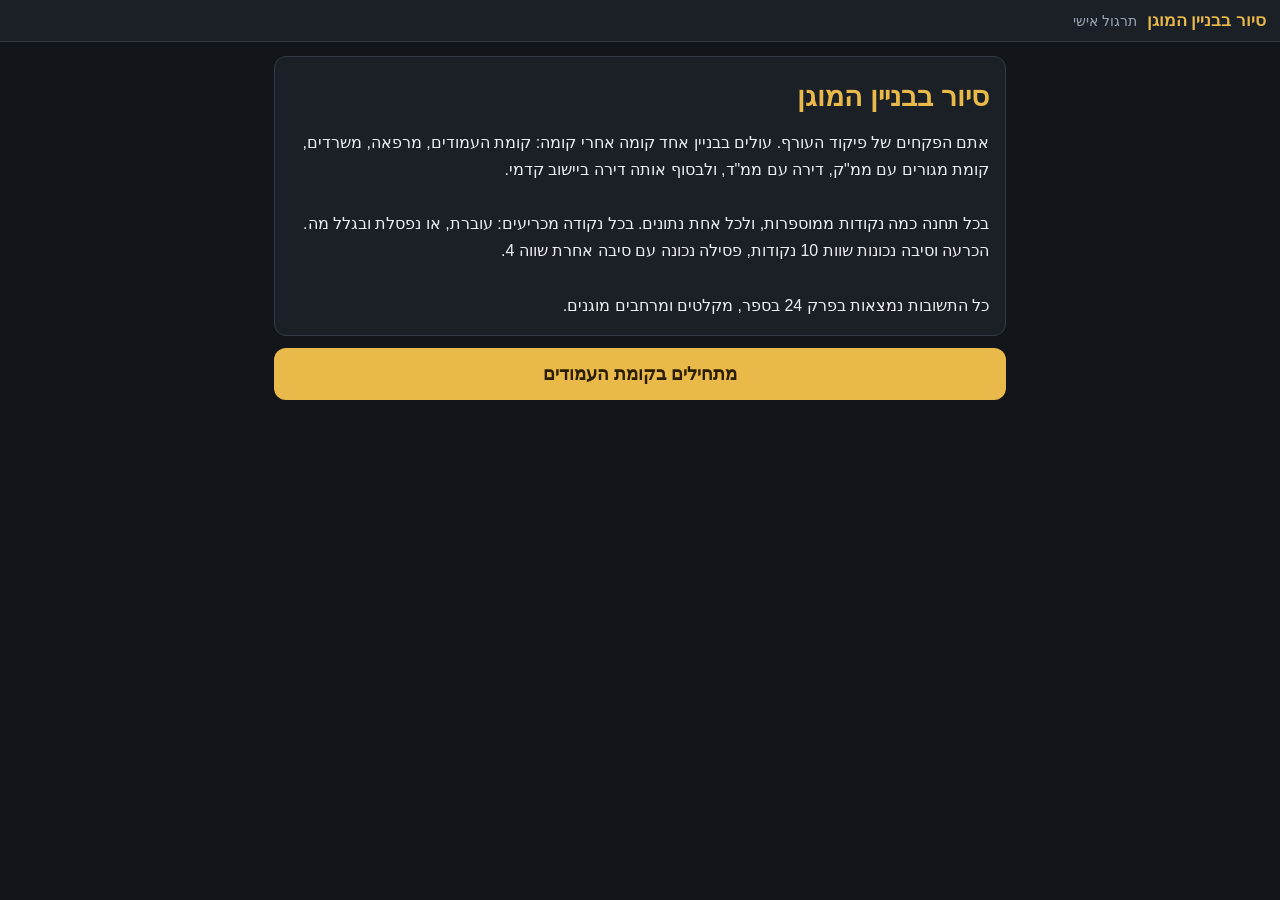
<file: solo.html>
<!DOCTYPE html>
<html lang="he" dir="rtl">
<head>
<meta charset="utf-8">
<meta name="viewport" content="width=device-width,initial-scale=1">
<meta name="theme-color" content="#12151a">
<title>סיור בבניין המוגן - תרגול אישי</title>
<link rel="stylesheet" href="css/common.css">
<style>
  *{box-sizing:border-box;margin:0;padding:0;-webkit-tap-highlight-color:transparent}
  body{background:var(--bg);color:var(--txt);min-height:100vh;font-family:"Segoe UI",Arial,sans-serif}
  .wrap{display:flex;flex-direction:column;padding:14px;gap:12px;max-width:760px;width:100%;margin:0 auto}
  button{font-family:inherit;cursor:pointer;border:none}
  .go{font-size:18px;font-weight:700;padding:15px;border-radius:12px;background:var(--accent);color:var(--accent-ink);width:100%}
  .go:disabled{opacity:.35}
  .ghost{font-size:15px;font-weight:700;padding:10px 14px;border-radius:10px;background:var(--panel2);color:var(--txt);border:1px solid var(--line)}

  .top{display:flex;align-items:center;gap:10px;padding:10px 14px;background:var(--panel);border-bottom:1px solid var(--line);position:sticky;top:0;z-index:5}
  .top .b{font-weight:800;color:var(--accent);font-size:17px}
  .top .st{font-size:14px;color:var(--dim)} .top .st b{color:var(--txt)}
  .top .sp{flex:1}
  .top .pts{font-weight:800;color:var(--accent);font-variant-numeric:tabular-nums}

  .floors{display:flex;gap:4px}
  .fl{flex:1;height:7px;border-radius:4px;background:var(--line)}
  .fl.done{background:var(--accent)} .fl.cur{background:#7d6a3b}
  .sthd .fr{font-size:13px;color:var(--accent);font-weight:800;letter-spacing:.04em}
  .sthd .tt{font-size:24px;font-weight:800;margin-top:2px}
  .sthd .in{font-size:15.5px;color:var(--dim);line-height:1.5;margin-top:4px}
  @media (max-width:700px) and (min-height:740px){ .figwrap{position:sticky;top:46px;z-index:3;background:var(--bg);padding-bottom:6px} }

  .opts{display:flex;flex-direction:column;gap:7px;margin-top:10px}
  .opt{text-align:start;font-size:15px;line-height:1.4;padding:11px 12px;border-radius:10px;background:var(--panel2);color:var(--txt);border:1px solid var(--line)}
  .opt.pass{border-color:rgba(60,207,126,.45)}
  .opt.sel{background:var(--accent);color:var(--accent-ink);border-color:var(--accent);font-weight:700}
  .opt.pass.sel{background:var(--ok);border-color:var(--ok);color:#062012}
  .spot.focus{box-shadow:0 0 0 2px var(--accent)}
  .mine{font-size:14px;margin-top:8px;line-height:1.5}
  .gain{font-weight:800;float:left;font-variant-numeric:tabular-nums}
  .gain.ok{color:var(--ok)} .gain.part{color:var(--part)} .gain.bad{color:var(--bad)}
  .sum{background:var(--panel);border:1px solid var(--line);border-radius:12px;padding:12px 14px;font-size:16px;line-height:1.7}
  .sum b{color:var(--accent);font-size:20px}
  table.fin{width:100%;border-collapse:collapse;font-size:16px}
  .fin td{padding:9px 6px;border-bottom:1px solid var(--line)}
  .fin td.n{text-align:end;font-weight:800;font-variant-numeric:tabular-nums}
  .intro{background:var(--panel);border:1px solid var(--line);border-radius:12px;padding:16px;font-size:16px;line-height:1.7}
  .intro h1{font-size:28px;color:var(--accent);margin-bottom:8px}
</style>
</head>
<body>

<div class="top">
  <span class="b">סיור בבניין המוגן</span>
  <span class="st" id="stFloor"></span>
  <span class="sp"></span>
  <span class="pts" id="pts"></span>
</div>
<div class="wrap" id="stage"></div>

<script src="js/gameData.js"></script>
<script src="js/ui.js"></script>
<script>
/* =====================================================================
   תרגול אישי, בלי Firebase ובלי שעון. ההתקדמות נשמרת ב-localStorage,
   כך שרענון או סגירת הדף לא מאבדים אותה.
   ===================================================================== */
const $ = (id) => document.getElementById(id);
const M = window.MUGAN, G = window.gameData, ST = G.stations, esc = M.esc;
const KEY = G.meta.slug + ".solo";

function fresh() { return { started: false, at: 0, ans: {}, draft: {}, seed: Math.random().toString(36).slice(2) }; }
let S;
try { S = Object.assign(fresh(), JSON.parse(localStorage.getItem(KEY) || "{}")); } catch (e) { S = fresh(); }
const save = () => { try { localStorage.setItem(KEY, JSON.stringify(S)); } catch (e) {} };
let focus = null;

function floorsHTML() {
  return `<div class="floors" aria-hidden="true">${ST.map((s, i) => `<div class="fl ${S.ans[s.id] ? "done" : i === S.at ? "cur" : ""}"></div>`).join("")}</div>`;
}

function render() {
  const tot = M.totalScore(S.ans);
  $("pts").textContent = S.started ? tot.pts + " נק'" : "";
  $("stFloor").innerHTML = !S.started ? "תרגול אישי" : S.at >= ST.length ? "<b>על הגג</b>" : `תחנה <b>${S.at + 1}</b> מתוך ${ST.length}`;

  if (!S.started) {
    $("stage").innerHTML = `<div class="intro"><h1>סיור בבניין המוגן</h1>
      אתם הפקחים של פיקוד העורף. עולים בבניין אחד קומה אחרי קומה: קומת העמודים, מרפאה, משרדים,
      קומת מגורים עם ממ"ק, דירה עם ממ"ד, ולבסוף אותה דירה ביישוב קדמי.<br><br>
      בכל תחנה כמה נקודות ממוספרות, ולכל אחת נתונים. בכל נקודה מכריעים: עוברת, או נפסלת ובגלל מה.
      הכרעה וסיבה נכונות שוות 10 נקודות, פסילה נכונה עם סיבה אחרת שווה 4.<br><br>
      כל התשובות נמצאות בפרק 24 בספר, מקלטים ומרחבים מוגנים.</div>
      <button class="go" id="btnGo">מתחילים בקומת העמודים</button>`;
    $("btnGo").onclick = () => { S.started = true; save(); render(); };
    return;
  }
  if (S.at >= ST.length) return drawFinish(tot);
  const st = ST[S.at];
  if (S.ans[st.id]) return drawResult(st);
  drawStation(st);
}

function drawStation(st) {
  const draft = S.draft[st.id] = S.draft[st.id] || {};
  const marks = {};
  st.spots.forEach((sp) => { marks[sp.id] = (draft[sp.id] ? "sel" : "") + (focus === sp.id ? " foc" : ""); });
  const left = st.spots.filter((sp) => !draft[sp.id]).length;
  $("stage").innerHTML = `${floorsHTML()}
    <div class="sthd"><div class="fr">${esc(st.floor)}</div><div class="tt">${esc(st.title)}</div><div class="in">${esc(st.intro)}</div></div>
    <div class="figwrap">${M.figureHTML(st, marks)}</div>
    ${st.spots.map((sp, i) => `<div class="spot ${focus === sp.id ? "focus" : ""}" id="sp-${sp.id}">
        <div class="hd"><span class="no">${i + 1}</span><span class="lb">${esc(sp.label)}</span>${sp.x == null ? '<span class="nopin">בלי סימון באיור</span>' : ""}</div>
        <div class="dt">${esc(sp.data)}</div>
        <div class="opts">${M.optionsFor(sp, S.seed).map((o) =>
          `<button class="opt ${o.key === "pass" ? "pass" : ""} ${draft[sp.id] === o.key ? "sel" : ""}" data-sp="${sp.id}" data-k="${o.key}">${o.key === "pass" ? "✓ " : "✗ נפסל: "}${esc(o.text)}</button>`).join("")}</div>
      </div>`).join("")}
    <button class="go" id="btnSubmit" ${left ? "disabled" : ""}>${left ? `נשארו ${left} נקודות` : "הגשה לפקח"}</button>`;
  document.querySelectorAll(".opt").forEach((b) => {
    b.onclick = () => {
      draft[b.dataset.sp] = b.dataset.k; focus = b.dataset.sp; save();
      const y = window.scrollY; drawStation(st); window.scrollTo(0, y);
    };
  });
  pinJump(st, () => drawStation(st));
  $("btnSubmit").onclick = () => {
    if (st.spots.some((sp) => !draft[sp.id])) return;
    S.ans[st.id] = Object.assign({}, draft); save(); render(); window.scrollTo(0, 0);
  };
}

// הקשה על נקודה באיור קופצת לכרטיס שלה
function pinJump(st, redraw) {
  document.querySelectorAll(".pin").forEach((pn) => {
    pn.onclick = () => {
      focus = pn.dataset.spot;
      if (redraw) redraw();
      const card = $("sp-" + focus);
      if (card) card.scrollIntoView({ behavior: "smooth", block: "center" });
    };
  });
}

function drawResult(st) {
  const ans = S.ans[st.id], sc = M.stationScore(st, ans);
  const marks = {};
  st.spots.forEach((sp) => { marks[sp.id] = M.markFor(sp, ans[sp.id]); });
  const last = S.at + 1 >= ST.length;
  const optText = (sp, k) => k === "pass" ? "עובר" : "נפסל: " + sp.reasons[+k.slice(1)];
  $("stage").innerHTML = `${floorsHTML()}
    <div class="sthd"><div class="fr">${esc(st.floor)}</div><div class="tt">${esc(st.title)}</div></div>
    <div class="figwrap">${M.figureHTML(st, marks)}</div>
    <div class="sum">בתחנה הזו: <b>${sc.pts}</b> מתוך ${st.spots.length * G.meta.points.exact} נקודות</div>
    ${st.spots.map((sp, i) => {
      const k = ans[sp.id], g = M.grade(sp, k), cls = M.markFor(sp, k);
      return `<div class="spot ${cls}" id="sp-${sp.id}">
        <div class="hd"><span class="no">${i + 1}</span><span class="lb">${esc(sp.label)}</span>${sp.x == null ? '<span class="nopin">בלי סימון באיור</span>' : ""}</div>
        <div class="dt">${esc(sp.data)}</div>
        <div class="mine"><span class="gain ${cls}">+${g.pts}</span>עניתם: <b>${esc(optText(sp, k))}</b></div>
        <span class="verdict ${sp.verdict}">${sp.verdict === "pass" ? "עובר" : "נפסל: " + esc(sp.reasons[0])}</span>
        <div class="why">${esc(sp.why)}<span class="src">📖 ${esc(sp.src)}</span></div>
      </div>`;
    }).join("")}
    <button class="go" id="btnNext">${last ? "לגג: סיום הסיור" : "לתחנה הבאה"}</button>`;
  pinJump(st);
  $("btnNext").onclick = () => { S.at++; save(); render(); window.scrollTo(0, 0); };
}

function drawFinish(tot) {
  const worst = ST.map((s) => ({ s, sc: tot.per[s.id] })).sort((a, b) => a.sc.pts / a.s.spots.length - b.sc.pts / b.s.spots.length)[0];
  $("stage").innerHTML = `<div class="sum">סיימתם את הסיור עם <b>${tot.pts}</b> מתוך ${M.maxPoints()} נקודות.<br>
      ${tot.exact} הכרעות מדויקות, ${tot.verdict} פסילות עם סיבה אחרת, ${tot.wrong} טעויות${tot.falseFail ? `, מתוכן ${tot.falseFail} נקודות תקינות שנפסלו` : ""}.</div>
    <table class="fin">${ST.map((s, i) => `<tr><td>${i + 1}. ${esc(s.title)}</td><td class="n">${tot.per[s.id].pts} מתוך ${s.spots.length * G.meta.points.exact}</td></tr>`).join("")}</table>
    ${worst && worst.sc.pts < worst.s.spots.length * G.meta.points.exact ? `<div class="sum" style="font-size:15px">הכי כדאי לחזור אל: <b style="font-size:17px">${esc(worst.s.title)}</b></div>` : ""}
    <button class="go" id="btnAgain">סיור נוסף, עם סדר סיבות אחר</button>`;
  $("btnAgain").onclick = () => { S = fresh(); S.started = true; save(); render(); window.scrollTo(0, 0); };
}

render();
</script>
</body>
</html>
</file>
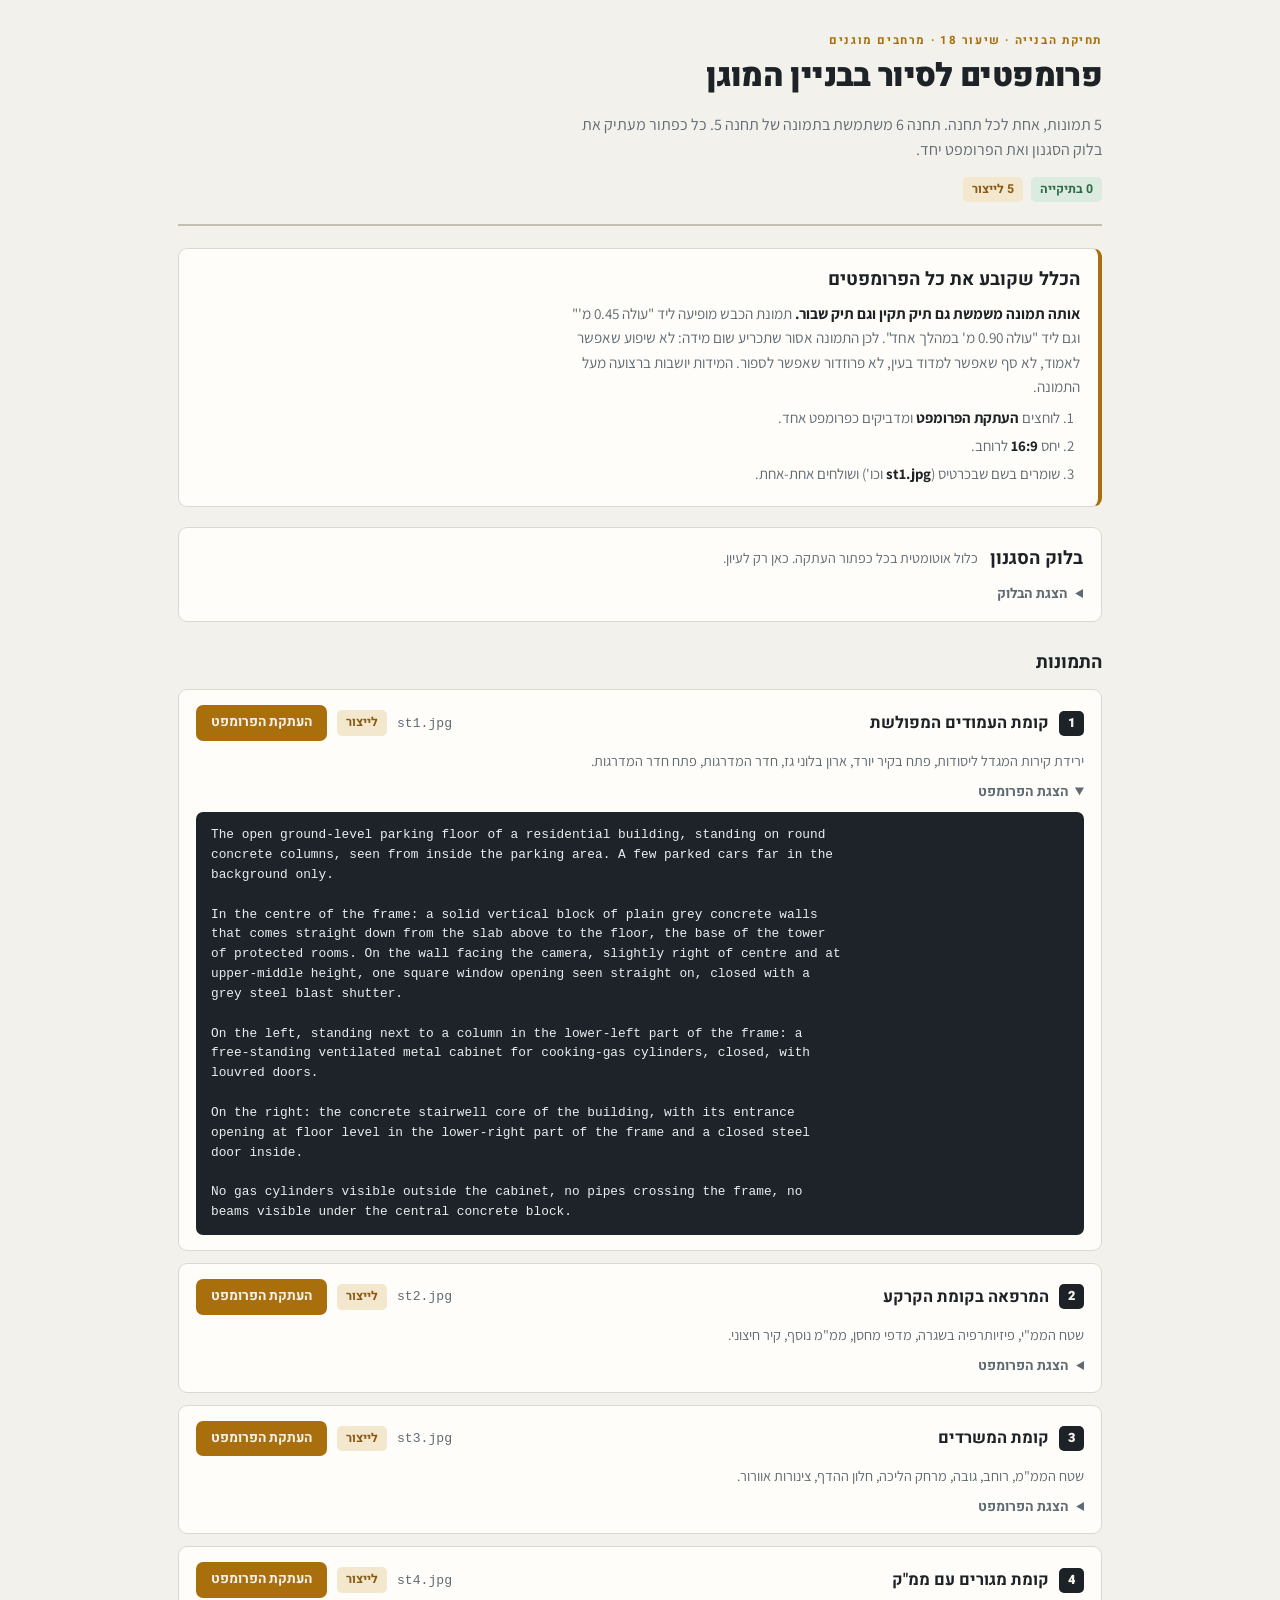
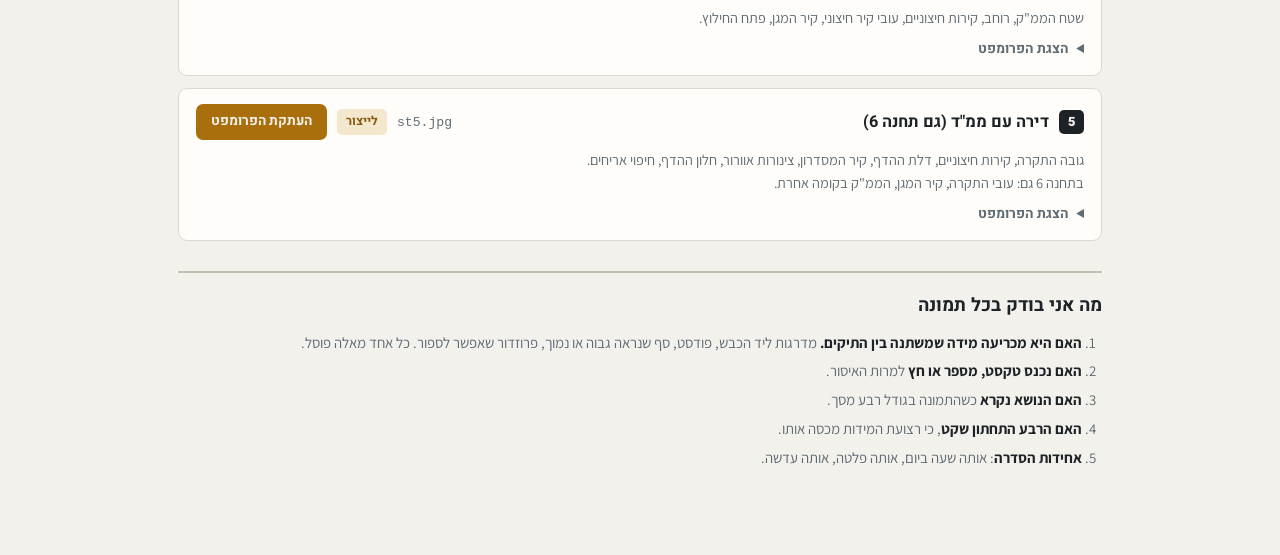
<file: tools/image-prompts.html>
<!DOCTYPE html>
<html lang="he" dir="rtl">
<head>
<meta charset="utf-8">
<meta name="viewport" content="width=device-width,initial-scale=1">
<title>פרומפטים לסיור בבניין המוגן</title>
<link rel="stylesheet" href="https://fonts.googleapis.com/css2?family=Heebo:wght@400;700;900&family=Assistant:wght@400;600&display=swap">
<style>
:root{
  --bg:#f3f1ec; --surface:#fffdf9; --code:#1d2328; --code-ink:#e8edf0;
  --ink:#1c2226; --dim:#5f6b73; --line:#dcd8cf; --line-2:#c4bfb3;
  --accent:#a86f0c; --ok:#2f6b44; --ok-bg:#dcebe0; --todo:#8a5a14; --todo-bg:#f3e7cd;
}
@media (prefers-color-scheme:dark){:root:not([data-theme="light"]){
  --bg:#141a1f; --surface:#1b232a; --code:#0e1215; --code-ink:#dfe6ea;
  --ink:#eaeef0; --dim:#98a6af; --line:#2c3740; --line-2:#3b4852;
  --accent:#e0a526; --ok:#8fcfa5; --ok-bg:#1d3025; --todo:#dcb766; --todo-bg:#332a17;
}}
:root[data-theme="dark"]{
  --bg:#141a1f; --surface:#1b232a; --code:#0e1215; --code-ink:#dfe6ea;
  --ink:#eaeef0; --dim:#98a6af; --line:#2c3740; --line-2:#3b4852;
  --accent:#e0a526; --ok:#8fcfa5; --ok-bg:#1d3025; --todo:#dcb766; --todo-bg:#332a17;
}
*{box-sizing:border-box}
body{margin:0;background:var(--bg);color:var(--ink);font:16px/1.6 Assistant,"Segoe UI",system-ui,sans-serif}
.wrap{max-width:960px;margin:0 auto;padding:32px 18px 80px}
h1,h2,h3{font-family:Heebo,"Segoe UI",sans-serif;margin:0;text-wrap:balance}
h1{font-size:2rem;font-weight:900;letter-spacing:-.02em}
h2{font-size:1.15rem;font-weight:700}
h3{font-size:1.02rem;font-weight:700}
p{margin:0}
.eyebrow{font-family:Heebo,sans-serif;font-size:.72rem;font-weight:700;letter-spacing:.14em;color:var(--accent)}
.sub{color:var(--dim);margin-top:10px;max-width:66ch}
header.top{border-bottom:2px solid var(--line-2);padding-bottom:22px;margin-bottom:22px}
.tally{display:flex;gap:8px;margin-top:14px;flex-wrap:wrap}

.rule{background:var(--surface);border:1px solid var(--line);border-inline-start:4px solid var(--accent);border-radius:9px;padding:16px 18px;margin-bottom:20px}
.rule p{color:var(--dim);font-size:.95rem;max-width:74ch;margin-top:6px}
.rule b{color:var(--ink)}
.steps{margin:8px 0 0;padding-inline-start:20px;color:var(--dim);font-size:.93rem}
.steps li{margin-bottom:4px}
.steps b{color:var(--ink)}

.stylebox{background:var(--surface);border:1px solid var(--line);border-radius:9px;padding:16px 18px;margin-bottom:26px}
.stylehead{display:flex;align-items:center;gap:12px;flex-wrap:wrap;margin-bottom:10px}
.stylehead p{color:var(--dim);font-size:.89rem;flex:1;min-width:200px}
details summary{cursor:pointer;color:var(--dim);font-size:.86rem;font-family:Heebo,sans-serif;font-weight:700}
details[open] summary{margin-bottom:9px}
pre{background:var(--code);color:var(--code-ink);border-radius:7px;padding:13px 15px;margin:0;
  font-family:ui-monospace,"Cascadia Mono",Consolas,monospace;font-size:.8rem;line-height:1.55;
  white-space:pre-wrap;overflow-x:auto;direction:ltr;text-align:left}

.shot{background:var(--surface);border:1px solid var(--line);border-radius:9px;padding:15px 17px;margin-bottom:12px}
.shot.have{opacity:.72}
.shot header{display:flex;align-items:center;gap:10px;flex-wrap:wrap;margin-bottom:8px}
.shot h3{flex:1;min-width:140px}
.n{font-family:Heebo,sans-serif;font-weight:900;font-size:.8rem;background:var(--ink);color:var(--bg);border-radius:5px;padding:2px 9px;font-variant-numeric:tabular-nums}
.file{font-size:.82rem;color:var(--dim);direction:ltr}
.status{font-family:Heebo,sans-serif;font-size:.77rem;font-weight:700;padding:3px 9px;border-radius:5px;white-space:nowrap}
.status.ok{background:var(--ok-bg);color:var(--ok)}
.status.todo{background:var(--todo-bg);color:var(--todo)}
.where{color:var(--dim);font-size:.9rem;margin-bottom:9px;max-width:76ch}
.where.hot{color:var(--todo);font-weight:600}

button{font:inherit;font-family:Heebo,sans-serif;font-weight:700;font-size:.85rem;cursor:pointer;
  background:var(--accent);color:var(--bg);border:none;border-radius:7px;padding:7px 15px;white-space:nowrap}
button:hover{opacity:.88}
button:focus-visible{outline:2px solid var(--accent);outline-offset:2px}
button.done{background:var(--ok)}
.check{margin-top:30px;padding-top:18px;border-top:2px solid var(--line-2)}
.check ol{margin:10px 0 0;padding-inline-start:20px;color:var(--dim);font-size:.93rem}
.check li{margin-bottom:5px}
.check b{color:var(--ink)}
</style>
</head>
<body>
<div class="wrap">
<header class="top">
  <p class="eyebrow">תחיקת הבנייה · שיעור 18 · מרחבים מוגנים</p>
  <h1>פרומפטים לסיור בבניין המוגן</h1>
  <p class="sub">5 תמונות, אחת לכל תחנה. תחנה 6 משתמשת בתמונה של תחנה 5. כל כפתור מעתיק את בלוק הסגנון ואת הפרומפט יחד.</p>
  <div class="tally">
    <span class="status ok">0 בתיקייה</span>
    <span class="status todo">5 לייצור</span>
  </div>
</header>

<div class="rule">
  <h2>הכלל שקובע את כל הפרומפטים</h2>
  <p><b>אותה תמונה משמשת גם תיק תקין וגם תיק שבור.</b> תמונת הכבש מופיעה ליד "עולה 0.45 מ'" וגם ליד "עולה 0.90 מ' במהלך אחד". לכן התמונה אסור שתכריע שום מידה: לא שיפוע שאפשר לאמוד, לא סף שאפשר למדוד בעין, לא פרוזדור שאפשר לספור. המידות יושבות ברצועה מעל התמונה.</p>
  <ol class="steps">
    <li>לוחצים <b>העתקת הפרומפט</b> ומדביקים כפרומפט אחד.</li>
    <li>יחס <b>16:9</b> לרוחב.</li>
    <li>שומרים בשם שבכרטיס (<b>st1.jpg</b> וכו') ושולחים אחת-אחת.</li>
  </ol>
</div>

<div class="stylebox">
  <div class="stylehead">
    <h2>בלוק הסגנון</h2>
    <p>כלול אוטומטית בכל כפתור העתקה. כאן רק לעיון.</p>
  </div>
  <details><summary>הצגת הבלוק</summary><pre dir="ltr" id="pstyle">Architectural interior visualization, calm and precise, like a photograph in a
building-regulations guide. A contemporary Israeli residential and mixed-use
building: smooth grey cast-in-place concrete, off-white plaster, charcoal steel,
light terrazzo or porcelain floor, clean fluorescent and LED lighting.

Home Front Command protected spaces are shown realistically: thick grey steel
blast doors with heavy lever handles and rubber gaskets, grey steel blast window
shutters, round galvanized steel ventilation sleeves with bolted flanges set into
the concrete walls.

Muted, restrained palette: concrete grey, off-white, charcoal, with one warm amber
accent light that makes the protected space the obvious subject when projected.

Eye-level camera, natural perspective, no fisheye, no tilt. Clean and uncluttered.
Wall openings are seen straight on, so the depth of the wall is never visible.

No people.

16:9 landscape.

No text, no words, no letters, no numbers, no signs with writing, no dimension
lines, no arrows, no measurement marks, no logos, no stickers, no readable writing
anywhere in the image.</pre></details>
</div>

<h2 style="margin-bottom:12px">התמונות</h2>

  <article class="shot">
    <header>
      <span class="n">1</span>
      <h3>קומת העמודים המפולשת</h3>
      <code class="file">st1.jpg</code>
      <span class="status todo">לייצור</span>
      <button class="copy" data-i="0">העתקת הפרומפט</button>
    </header>
    <p class="where">ירידת קירות המגדל ליסודות, פתח בקיר יורד, ארון בלוני גז, חדר המדרגות, פתח חדר המדרגות.</p>
    <details open><summary>הצגת הפרומפט</summary><pre dir="ltr" id="p0">The open ground-level parking floor of a residential building, standing on round
concrete columns, seen from inside the parking area. A few parked cars far in the
background only.

In the centre of the frame: a solid vertical block of plain grey concrete walls
that comes straight down from the slab above to the floor, the base of the tower
of protected rooms. On the wall facing the camera, slightly right of centre and at
upper-middle height, one square window opening seen straight on, closed with a
grey steel blast shutter.

On the left, standing next to a column in the lower-left part of the frame: a
free-standing ventilated metal cabinet for cooking-gas cylinders, closed, with
louvred doors.

On the right: the concrete stairwell core of the building, with its entrance
opening at floor level in the lower-right part of the frame and a closed steel
door inside.

No gas cylinders visible outside the cabinet, no pipes crossing the frame, no
beams visible under the central concrete block.</pre></details>
  </article>
  <article class="shot">
    <header>
      <span class="n">2</span>
      <h3>המרפאה בקומת הקרקע</h3>
      <code class="file">st2.jpg</code>
      <span class="status todo">לייצור</span>
      <button class="copy" data-i="1">העתקת הפרומפט</button>
    </header>
    <p class="where">שטח הממ"י, פיזיותרפיה בשגרה, מדפי מחסן, ממ"מ נוסף, קיר חיצוני.</p>
    <details><summary>הצגת הפרומפט</summary><pre dir="ltr" id="p1">A large protected room inside a community health clinic, used every day as a
physiotherapy room. Seen from one end of the room.

In the centre: two padded physiotherapy treatment beds and a set of parallel
exercise bars, clean and tidy.

In the right part of the frame, against the side wall: tall fixed grey metal
shelving units bolted to the wall, fully stocked with white medicine boxes and
plastic storage bins, clearly a storage corner.

On the far back wall at upper-middle height: a grey steel blast window seen
straight on, closed.

In the upper-left part of the frame: an open doorway to the clinic corridor, and
across the corridor a second, smaller grey steel blast door of another protected
room.

No beds pushed against the shelves, no ceiling-mounted equipment, no text on the
boxes.</pre></details>
  </article>
  <article class="shot">
    <header>
      <span class="n">3</span>
      <h3>קומת המשרדים</h3>
      <code class="file">st3.jpg</code>
      <span class="status todo">לייצור</span>
      <button class="copy" data-i="2">העתקת הפרומפט</button>
    </header>
    <p class="where">שטח הממ"מ, רוחב, גובה, מרחק הליכה, חלון ההדף, צינורות אוורור.</p>
    <details><summary>הצגת הפרומפט</summary><pre dir="ltr" id="p2">A protected room on an office floor, used every day as a meeting room. The camera
stands inside the room near one corner.

In the centre: a simple long meeting table with office chairs, a closed laptop.

On the right wall at mid height: one grey steel blast window seen straight on,
closed, with an inner glass window.

High on the walls, close to the ceiling, exactly two round galvanized steel
ventilation sleeves with bolted flanges: one in the upper-left corner area of the
room and one in the diagonally opposite corner. Only these two, no other pipes.

In the lower-left part of the frame: the heavy grey steel blast door stands open,
and through it a long open-plan office floor with rows of desks recedes into the
distance.

The ceiling is plain concrete with flush LED panels. No tall cabinets, no objects
that reach near the ceiling.</pre></details>
  </article>
  <article class="shot">
    <header>
      <span class="n">4</span>
      <h3>קומת מגורים עם ממ"ק</h3>
      <code class="file">st4.jpg</code>
      <span class="status todo">לייצור</span>
      <button class="copy" data-i="3">העתקת הפרומפט</button>
    </header>
    <p class="where">שטח הממ"ק, רוחב, קירות חיצוניים, עובי קיר חיצוני, קיר המגן, פתח החילוץ.</p>
    <details><summary>הצגת הפרומפט</summary><pre dir="ltr" id="p3">The shared protected room of one floor in a residential building, seen from the
floor lobby through its open door.

In the left part of the frame: the lobby, and a short freestanding concrete wall
standing directly in front of the protected room's door, shielding it.

In the centre: the heavy grey steel blast door, open outward toward the lobby.
Through the doorway the protected room is visible: bare concrete walls, a few
folding chairs stacked neatly, plain floor tiles.

Inside the room, in the upper part of the frame: a fixed galvanized steel ladder
fixed to the wall, rising to a square steel hatch in the concrete ceiling.

The room's far right wall is plain concrete with one small closed steel blast
window seen straight on.

No elevator doors with numbers, no apartment doors with numbers, no mailboxes.</pre></details>
  </article>
  <article class="shot">
    <header>
      <span class="n">5</span>
      <h3>דירה עם ממ"ד (גם תחנה 6)</h3>
      <code class="file">st5.jpg</code>
      <span class="status todo">לייצור</span>
      <button class="copy" data-i="4">העתקת הפרומפט</button>
    </header>
    <p class="where">גובה התקרה, קירות חיצוניים, דלת ההדף, קיר המסדרון, צינורות אוורור, חלון ההדף, חיפוי אריחים. בתחנה 6 גם: עובי התקרה, קיר המגן, הממ"ק בקומה אחרת.</p>
    <details><summary>הצגת הפרומפט</summary><pre dir="ltr" id="p4">The apartment protected room of a family home, used every day as a home office.
The camera stands inside the room, looking toward one corner.

In the left part of the frame: the heavy grey steel blast door, open outward into
the apartment corridor, and the plain plastered corridor wall facing the doorway.

In the centre: a wooden desk with a desk chair and a monitor. On the wall directly
behind the desk, a band of glossy white ceramic wall tiles, clearly tiled, starting
above the desk top.

On the right wall: one grey steel blast window seen straight on, with its hinged
steel shutter open against the wall and an inner glass window.

Two small round galvanized steel ventilation sleeves with bolted flanges, in
opposite corners of the room: one at about shoulder height on the back wall, the
other higher up, closer to the ceiling, on the far end of the room.

The ceiling is plain white plaster with one flush light. No bookcase or cabinet
that reaches the ceiling, no ceiling fan.</pre></details>
  </article>

<div class="check">
  <h2>מה אני בודק בכל תמונה</h2>
  <ol>
    <li><b>האם היא מכריעה מידה שמשתנה בין התיקים.</b> מדרגות ליד הכבש, פודסט, סף שנראה גבוה או נמוך, פרוזדור שאפשר לספור. כל אחד מאלה פוסל.</li>
    <li><b>האם נכנס טקסט, מספר או חץ</b> למרות האיסור.</li>
    <li><b>האם הנושא נקרא</b> כשהתמונה בגודל רבע מסך.</li>
    <li><b>האם הרבע התחתון שקט</b>, כי רצועת המידות מכסה אותו.</li>
    <li><b>אחידות הסדרה</b>: אותה שעה ביום, אותה פלטה, אותה עדשה.</li>
  </ol>
</div>
</div>

<script>
const STYLE = "Architectural interior visualization, calm and precise, like a photograph in a\r\nbuilding-regulations guide. A contemporary Israeli residential and mixed-use\r\nbuilding: smooth grey cast-in-place concrete, off-white plaster, charcoal steel,\r\nlight terrazzo or porcelain floor, clean fluorescent and LED lighting.\r\n\r\nHome Front Command protected spaces are shown realistically: thick grey steel\r\nblast doors with heavy lever handles and rubber gaskets, grey steel blast window\r\nshutters, round galvanized steel ventilation sleeves with bolted flanges set into\r\nthe concrete walls.\r\n\r\nMuted, restrained palette: concrete grey, off-white, charcoal, with one warm amber\r\naccent light that makes the protected space the obvious subject when projected.\r\n\r\nEye-level camera, natural perspective, no fisheye, no tilt. Clean and uncluttered.\r\nWall openings are seen straight on, so the depth of the wall is never visible.\r\n\r\nNo people.\r\n\r\n16:9 landscape.\r\n\r\nNo text, no words, no letters, no numbers, no signs with writing, no dimension\r\nlines, no arrows, no measurement marks, no logos, no stickers, no readable writing\r\nanywhere in the image.";
const PROMPTS = ["The open ground-level parking floor of a residential building, standing on round\r\nconcrete columns, seen from inside the parking area. A few parked cars far in the\r\nbackground only.\r\n\r\nIn the centre of the frame: a solid vertical block of plain grey concrete walls\r\nthat comes straight down from the slab above to the floor, the base of the tower\r\nof protected rooms. On the wall facing the camera, slightly right of centre and at\r\nupper-middle height, one square window opening seen straight on, closed with a\r\ngrey steel blast shutter.\r\n\r\nOn the left, standing next to a column in the lower-left part of the frame: a\r\nfree-standing ventilated metal cabinet for cooking-gas cylinders, closed, with\r\nlouvred doors.\r\n\r\nOn the right: the concrete stairwell core of the building, with its entrance\r\nopening at floor level in the lower-right part of the frame and a closed steel\r\ndoor inside.\r\n\r\nNo gas cylinders visible outside the cabinet, no pipes crossing the frame, no\r\nbeams visible under the central concrete block.","A large protected room inside a community health clinic, used every day as a\r\nphysiotherapy room. Seen from one end of the room.\r\n\r\nIn the centre: two padded physiotherapy treatment beds and a set of parallel\r\nexercise bars, clean and tidy.\r\n\r\nIn the right part of the frame, against the side wall: tall fixed grey metal\r\nshelving units bolted to the wall, fully stocked with white medicine boxes and\r\nplastic storage bins, clearly a storage corner.\r\n\r\nOn the far back wall at upper-middle height: a grey steel blast window seen\r\nstraight on, closed.\r\n\r\nIn the upper-left part of the frame: an open doorway to the clinic corridor, and\r\nacross the corridor a second, smaller grey steel blast door of another protected\r\nroom.\r\n\r\nNo beds pushed against the shelves, no ceiling-mounted equipment, no text on the\r\nboxes.","A protected room on an office floor, used every day as a meeting room. The camera\r\nstands inside the room near one corner.\r\n\r\nIn the centre: a simple long meeting table with office chairs, a closed laptop.\r\n\r\nOn the right wall at mid height: one grey steel blast window seen straight on,\r\nclosed, with an inner glass window.\r\n\r\nHigh on the walls, close to the ceiling, exactly two round galvanized steel\r\nventilation sleeves with bolted flanges: one in the upper-left corner area of the\r\nroom and one in the diagonally opposite corner. Only these two, no other pipes.\r\n\r\nIn the lower-left part of the frame: the heavy grey steel blast door stands open,\r\nand through it a long open-plan office floor with rows of desks recedes into the\r\ndistance.\r\n\r\nThe ceiling is plain concrete with flush LED panels. No tall cabinets, no objects\r\nthat reach near the ceiling.","The shared protected room of one floor in a residential building, seen from the\r\nfloor lobby through its open door.\r\n\r\nIn the left part of the frame: the lobby, and a short freestanding concrete wall\r\nstanding directly in front of the protected room's door, shielding it.\r\n\r\nIn the centre: the heavy grey steel blast door, open outward toward the lobby.\r\nThrough the doorway the protected room is visible: bare concrete walls, a few\r\nfolding chairs stacked neatly, plain floor tiles.\r\n\r\nInside the room, in the upper part of the frame: a fixed galvanized steel ladder\r\nfixed to the wall, rising to a square steel hatch in the concrete ceiling.\r\n\r\nThe room's far right wall is plain concrete with one small closed steel blast\r\nwindow seen straight on.\r\n\r\nNo elevator doors with numbers, no apartment doors with numbers, no mailboxes.","The apartment protected room of a family home, used every day as a home office.\r\nThe camera stands inside the room, looking toward one corner.\r\n\r\nIn the left part of the frame: the heavy grey steel blast door, open outward into\r\nthe apartment corridor, and the plain plastered corridor wall facing the doorway.\r\n\r\nIn the centre: a wooden desk with a desk chair and a monitor. On the wall directly\r\nbehind the desk, a band of glossy white ceramic wall tiles, clearly tiled, starting\r\nabove the desk top.\r\n\r\nOn the right wall: one grey steel blast window seen straight on, with its hinged\r\nsteel shutter open against the wall and an inner glass window.\r\n\r\nTwo small round galvanized steel ventilation sleeves with bolted flanges, in\r\nopposite corners of the room: one at about shoulder height on the back wall, the\r\nother higher up, closer to the ceiling, on the far end of the room.\r\n\r\nThe ceiling is plain white plaster with one flush light. No bookcase or cabinet\r\nthat reaches the ceiling, no ceiling fan."];
function copyText(t) {
  if (navigator.clipboard && window.isSecureContext) return navigator.clipboard.writeText(t);
  const ta = document.createElement("textarea");
  ta.value = t; ta.style.position = "fixed"; ta.style.opacity = "0";
  document.body.appendChild(ta); ta.select();
  const ok = document.execCommand("copy");
  ta.remove();
  return ok ? Promise.resolve() : Promise.reject(new Error("copy failed"));
}
document.querySelectorAll("button.copy").forEach((b) => {
  b.addEventListener("click", () => {
    copyText(STYLE + "\n\n" + PROMPTS[Number(b.dataset.i)]).then(() => {
      b.textContent = "הועתק"; b.classList.add("done");
      setTimeout(() => { b.textContent = "העתקת הפרומפט"; b.classList.remove("done"); }, 1600);
    }).catch(() => {
      b.textContent = "לא הצלחתי, סמנו ידנית";
      setTimeout(() => { b.textContent = "העתקת הפרומפט"; }, 2600);
    });
  });
});
</script>
</body>
</html>
</file>
<file: css/common.css>
/* משותף לשלושת המסכים: צבעים, איור התחנה והנקודות, כרטיסי הנקודות */
:root{
  --bg:#12151a; --panel:#1b2027; --panel2:#232a33; --line:#323b46;
  --txt:#eceff2; --dim:#9aa5b1; --accent:#e9b949; --accent-ink:#2a1d00;
  --ok:#3ccf7e; --bad:#ef5b55; --part:#f2a33a; --concrete:#8b949e;
}

.fig{margin:0}
.fig-in{position:relative;width:100%;aspect-ratio:16/9;border-radius:12px;overflow:hidden;background:#1d242c}
.fig-in img{position:absolute;inset:0;width:100%;height:100%;object-fit:cover;display:block}
.fig-ph{display:none}
.fig-in.noimg img{display:none}
.fig-in.noimg .fig-ph{display:flex;position:absolute;inset:0;flex-direction:column;align-items:center;justify-content:center;gap:6px;
  font-size:clamp(18px,3vw,34px);font-weight:800;color:#5d6875;text-align:center;padding:20px;
  background:repeating-linear-gradient(45deg,#1d242c 0 18px,#20282f 18px 36px)}
.fig-ph span{font-size:.55em;letter-spacing:.08em;color:var(--accent)}

.pin{position:absolute;transform:translate(-50%,-50%);width:clamp(26px,3.4vw,44px);height:clamp(26px,3.4vw,44px);border-radius:50%;
  display:flex;align-items:center;justify-content:center;font-weight:800;font-size:clamp(14px,1.8vw,22px);
  background:#111;color:#fff;border:3px solid var(--accent);box-shadow:0 2px 8px rgba(0,0,0,.55)}
.pin.sel{background:var(--accent);color:var(--accent-ink)}
.pin.foc{transform:translate(-50%,-50%) scale(1.3);z-index:2;box-shadow:0 0 0 4px rgba(233,185,73,.45)}
.pin{cursor:pointer}
.pin.ok,.pin.pass{background:var(--ok);border-color:#0b3d22;color:#062012}
.pin.part{background:var(--part);border-color:#5a3600;color:#2a1700}
.pin.bad,.pin.fail{background:var(--bad);border-color:#4a1210;color:#fff}

.spot{background:var(--panel);border:1px solid var(--line);border-radius:12px;padding:12px 14px}
.spot .hd{display:flex;align-items:center;gap:10px}
.spot .no{flex:none;width:28px;height:28px;border-radius:50%;background:#111;border:2px solid var(--accent);display:flex;align-items:center;justify-content:center;font-weight:800;font-size:15px}
.spot .lb{font-weight:800;font-size:17px}
.spot .nopin{font-size:12.5px;color:var(--dim);border:1px solid var(--line);border-radius:999px;padding:2px 8px;margin-inline-start:8px;white-space:nowrap}
.spot .dt{font-size:15.5px;line-height:1.55;margin-top:6px}
.spot .why{font-size:14.5px;line-height:1.6;color:#c9d1d9;margin-top:8px}
.spot .src{display:block;font-size:12.5px;color:var(--dim);margin-top:4px}
.spot.ok{border-color:rgba(60,207,126,.6)} .spot.part{border-color:rgba(242,163,58,.7)} .spot.bad{border-color:rgba(239,91,85,.7)}
.verdict{display:block;font-size:13.5px;font-weight:800;line-height:1.45;padding:5px 10px;border-radius:8px;margin-top:8px}
.verdict.pass{background:rgba(60,207,126,.16);color:#8ff0b8} .verdict.fail{background:rgba(239,91,85,.16);color:#ffaaa6}
.hidden{display:none!important}
</file>
